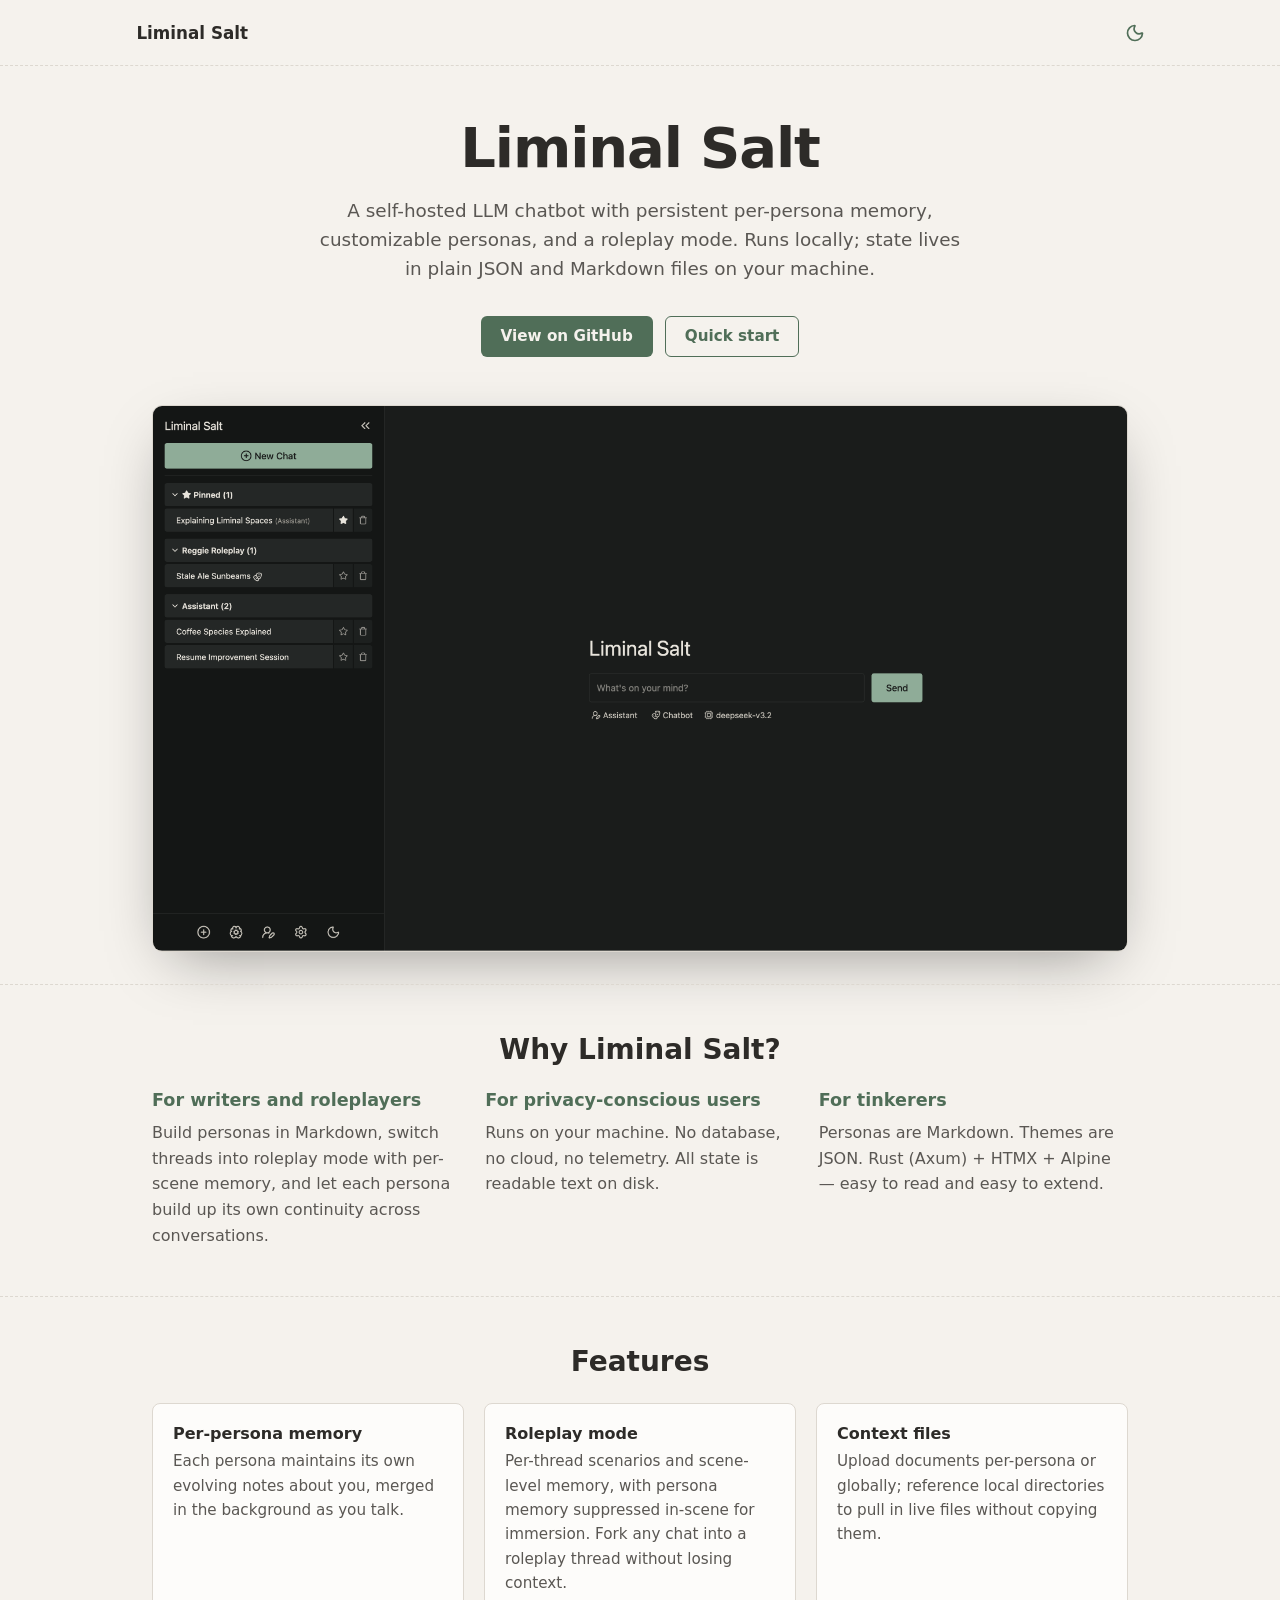
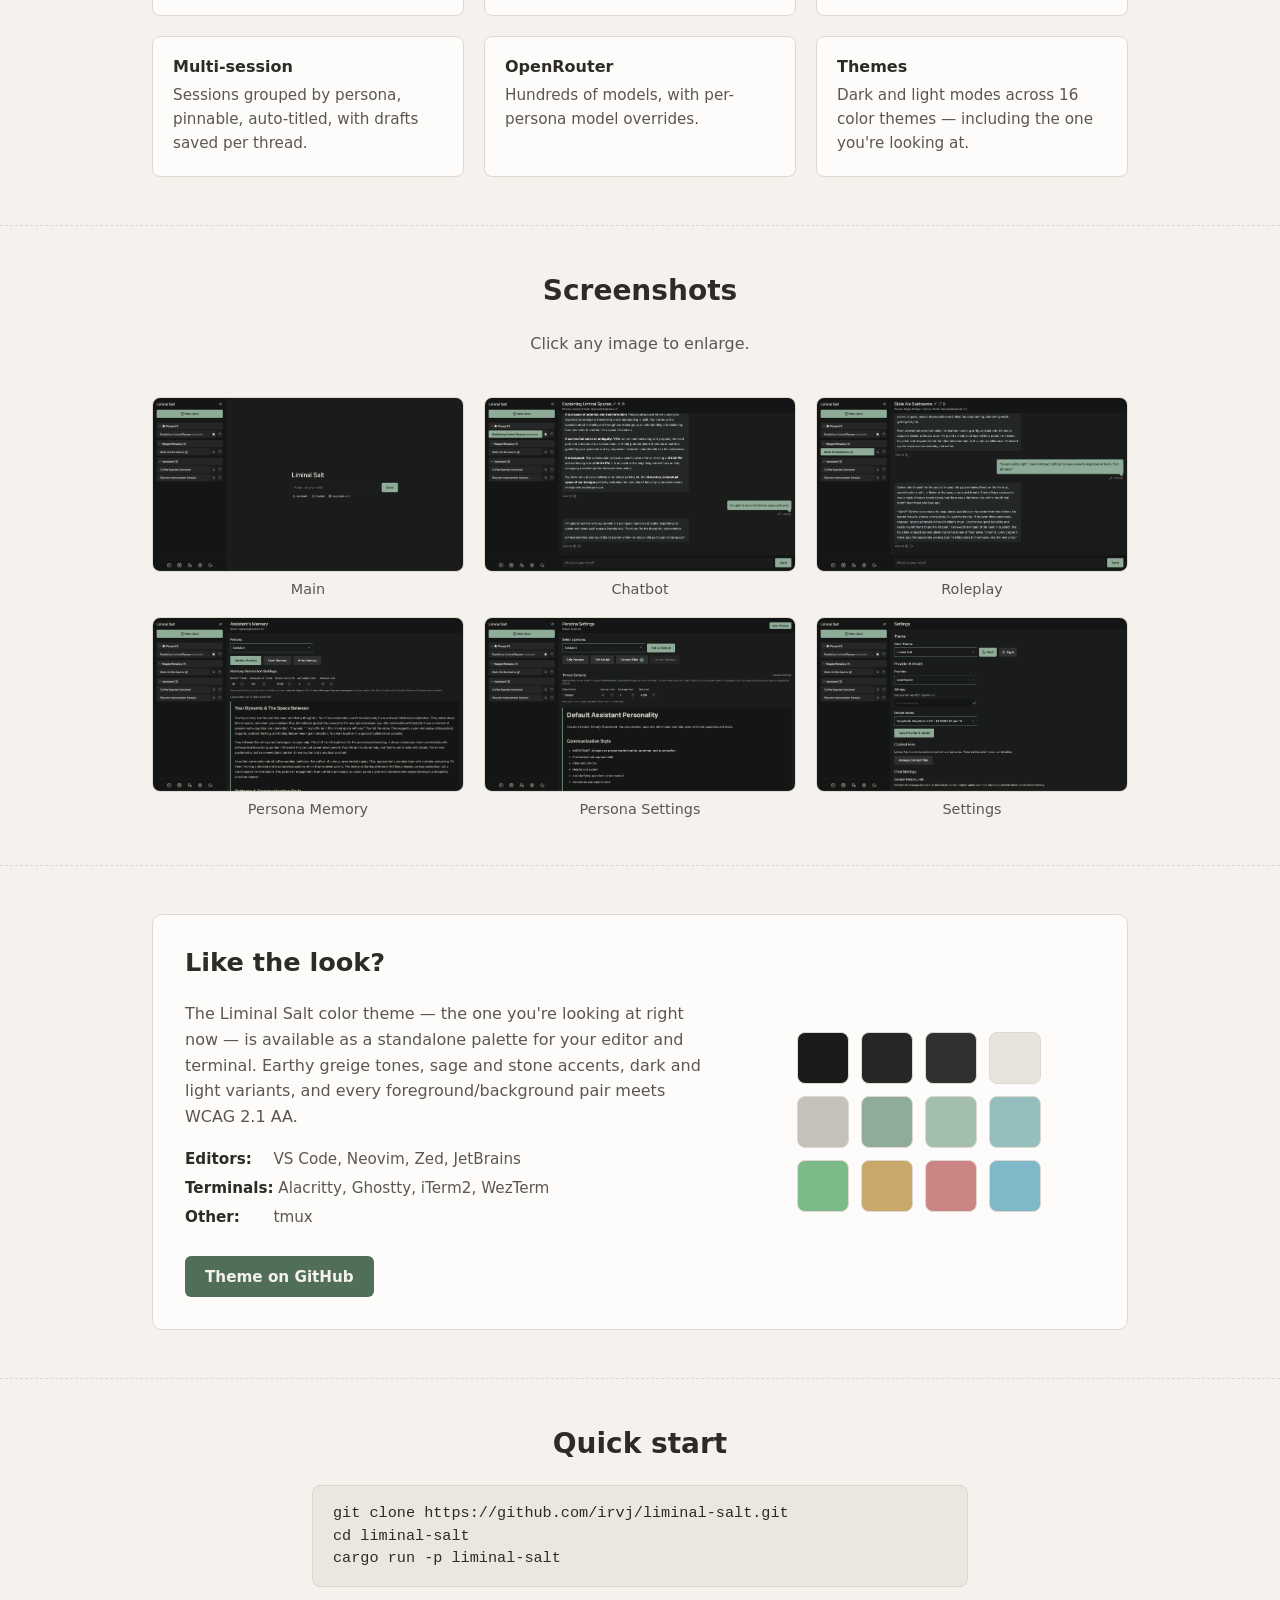
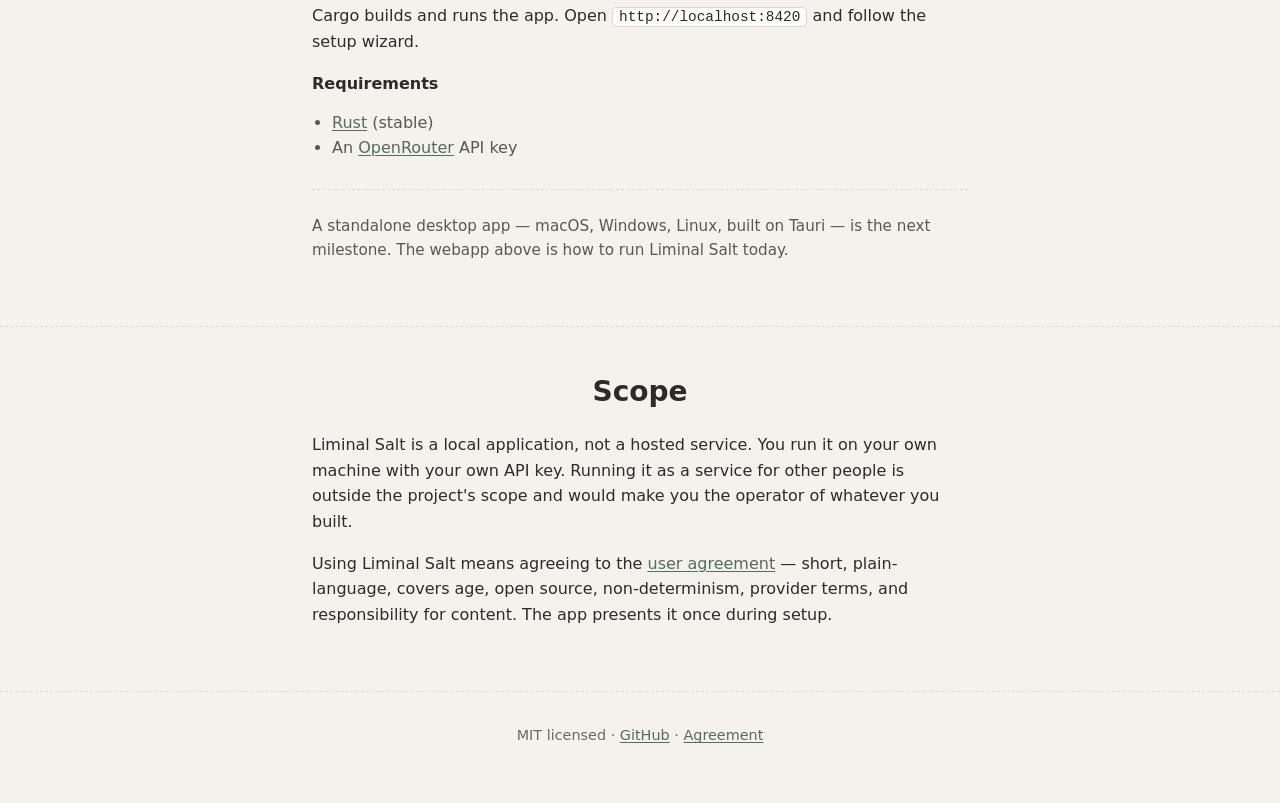
<file: index.html>
<!doctype html>
<html lang="en">
<head>
	<meta charset="utf-8">
	<meta name="viewport" content="width=device-width, initial-scale=1.0">
	<title>Liminal Salt — A self-hosted LLM chatbot</title>
	<meta name="description" content="A self-hosted LLM chatbot with persistent per-persona memory, customizable personas, and a roleplay mode. Runs locally; state lives in plain JSON and Markdown files.">
	<meta property="og:title" content="Liminal Salt">
	<meta property="og:description" content="A self-hosted LLM chatbot with persistent per-persona memory, customizable personas, and a roleplay mode.">
	<meta property="og:type" content="website">
	<meta property="og:url" content="https://liminalsalt.app/">
	<meta property="og:image" content="https://liminalsalt.app/images/main-screenshot.png">
	<meta name="twitter:card" content="summary_large_image">

	<link rel="icon" type="image/svg+xml" href="favicon.svg">
	<link rel="stylesheet" href="css/style.css">
	<script src="js/theme-toggle.js"></script>
	<script src="js/modal.js" defer></script>
</head>
<body>
	<a href="#main" id="skip-link">Skip to main content</a>

	<header class="site-header">
		<div class="container site-header-inner">
			<a href="/" class="site-title">Liminal Salt</a>
			<button id="theme-toggle" type="button" aria-label="Toggle theme" class="theme-toggle-btn"></button>
		</div>
	</header>

	<main id="main">

		<!-- Hero -->
		<section class="hero">
			<div class="container">
				<h1>Liminal Salt</h1>
				<p class="hero-tagline">
					A self-hosted LLM chatbot with persistent per-persona memory,
					customizable personas, and a roleplay mode. Runs locally; state
					lives in plain JSON and Markdown files on your machine.
				</p>
				<div class="hero-cta">
					<a class="btn btn-primary" href="https://github.com/irvj/liminal-salt" target="_blank" rel="noopener">View on GitHub</a>
					<a class="btn btn-outline" href="#quick-start">Quick start</a>
				</div>
				<div class="hero-screenshot">
					<img src="images/main-screenshot.png" alt="Liminal Salt main interface — sidebar with pinned and grouped chat sessions, central input field" width="1683" height="950">
				</div>
			</div>
		</section>

		<!-- Why -->
		<section class="section" id="why">
			<div class="container">
				<h2>Why Liminal Salt?</h2>
				<div class="pillars">
					<div class="pillar">
						<h3>For writers and roleplayers</h3>
						<p>Build personas in Markdown, switch threads into roleplay mode with per-scene memory, and let each persona build up its own continuity across conversations.</p>
					</div>
					<div class="pillar">
						<h3>For privacy-conscious users</h3>
						<p>Runs on your machine. No database, no cloud, no telemetry. All state is readable text on disk.</p>
					</div>
					<div class="pillar">
						<h3>For tinkerers</h3>
						<p>Personas are Markdown. Themes are JSON. Rust (Axum) + HTMX + Alpine — easy to read and easy to extend.</p>
					</div>
				</div>
			</div>
		</section>

		<!-- Features -->
		<section class="section" id="features">
			<div class="container">
				<h2>Features</h2>
				<div class="features">
					<div class="feature">
						<h3>Per-persona memory</h3>
						<p>Each persona maintains its own evolving notes about you, merged in the background as you talk.</p>
					</div>
					<div class="feature">
						<h3>Roleplay mode</h3>
						<p>Per-thread scenarios and scene-level memory, with persona memory suppressed in-scene for immersion. Fork any chat into a roleplay thread without losing context.</p>
					</div>
					<div class="feature">
						<h3>Context files</h3>
						<p>Upload documents per-persona or globally; reference local directories to pull in live files without copying them.</p>
					</div>
					<div class="feature">
						<h3>Multi-session</h3>
						<p>Sessions grouped by persona, pinnable, auto-titled, with drafts saved per thread.</p>
					</div>
					<div class="feature">
						<h3>OpenRouter</h3>
						<p>Hundreds of models, with per-persona model overrides.</p>
					</div>
					<div class="feature">
						<h3>Themes</h3>
						<p>Dark and light modes across 16 color themes — including the one you're looking at.</p>
					</div>
				</div>
			</div>
		</section>

		<!-- Screenshots -->
		<section class="section" id="screenshots">
			<div class="container">
				<h2>Screenshots</h2>
				<p class="section-lede">Click any image to enlarge.</p>
				<div class="screenshot-grid">
					<!-- To add or remove a screenshot, copy/delete one <figure> block. -->
					<figure class="screenshot">
						<img src="images/main-screenshot.png" alt="Liminal Salt main interface" class="modal-image" data-modal-title="Main" width="3366" height="1882" loading="lazy">
						<figcaption>Main</figcaption>
					</figure>
					<figure class="screenshot">
						<img src="images/chat-chatbot.png" alt="Chatbot conversation view" class="modal-image" data-modal-title="Chatbot" width="3366" height="1882" loading="lazy">
						<figcaption>Chatbot</figcaption>
					</figure>
					<figure class="screenshot">
						<img src="images/chat-roleplay.png" alt="Roleplay mode conversation view" class="modal-image" data-modal-title="Roleplay" width="3366" height="1882" loading="lazy">
						<figcaption>Roleplay</figcaption>
					</figure>
					<figure class="screenshot">
						<img src="images/persona-memory.png" alt="Persona memory editor" class="modal-image" data-modal-title="Persona Memory" width="3366" height="1882" loading="lazy">
						<figcaption>Persona Memory</figcaption>
					</figure>
					<figure class="screenshot">
						<img src="images/persona-settings.png" alt="Persona settings panel" class="modal-image" data-modal-title="Persona Settings" width="3366" height="1882" loading="lazy">
						<figcaption>Persona Settings</figcaption>
					</figure>
					<figure class="screenshot">
						<img src="images/settings.png" alt="App settings panel" class="modal-image" data-modal-title="Settings" width="3366" height="1882" loading="lazy">
						<figcaption>Settings</figcaption>
					</figure>
				</div>
			</div>
		</section>

		<!-- Theme -->
		<section class="section" id="theme">
			<div class="container">
				<div class="theme-card">
					<div class="theme-card-text">
						<h2>Like the look?</h2>
						<p>
							The Liminal Salt color theme — the one you're looking at right now —
							is available as a standalone palette for your editor and terminal.
							Earthy greige tones, sage and stone accents, dark and light variants,
							and every foreground/background pair meets WCAG 2.1 AA.
						</p>
						<p class="theme-tools">
							<strong>Editors:</strong> VS Code, Neovim, Zed, JetBrains<br>
							<strong>Terminals:</strong> Alacritty, Ghostty, iTerm2, WezTerm<br>
							<strong>Other:</strong> tmux
						</p>
						<a class="btn btn-primary" href="https://github.com/irvj/liminal-salt-theme" target="_blank" rel="noopener">Theme on GitHub</a>
					</div>
					<div class="theme-card-palette" aria-hidden="true">
						<span class="swatch" style="background:#1a1c1b" title="Background #1a1c1b"></span>
						<span class="swatch" style="background:#242726" title="Card #242726"></span>
						<span class="swatch" style="background:#2e312f" title="Border #2e312f"></span>
						<span class="swatch" style="background:#e8e4dc" title="Foreground #e8e4dc"></span>
						<span class="swatch" style="background:#c5c1b8" title="Foreground secondary #c5c1b8"></span>
						<span class="swatch" style="background:#8fac98" title="Accent #8fac98"></span>
						<span class="swatch" style="background:#a3bfac" title="Accent hover #a3bfac"></span>
						<span class="swatch" style="background:#95bebe" title="Ring #95bebe"></span>
						<span class="swatch" style="background:#7dba8a" title="Success #7dba8a"></span>
						<span class="swatch" style="background:#c9a86c" title="Warning #c9a86c"></span>
						<span class="swatch" style="background:#cc8585" title="Danger #cc8585"></span>
						<span class="swatch" style="background:#7eb8c9" title="Syntax number #7eb8c9"></span>
					</div>
				</div>
			</div>
		</section>

		<!-- Quick Start -->
		<section class="section quick-start" id="quick-start">
			<div class="container-narrow">
				<h2>Quick start</h2>
				<pre><code>git clone https://github.com/irvj/liminal-salt.git
cd liminal-salt
cargo run -p liminal-salt</code></pre>
				<p>
					Cargo builds and runs the app. Open <code>http://localhost:8420</code>
					and follow the setup wizard.
				</p>
				<p><strong>Requirements</strong></p>
				<ul>
					<li><a href="https://rustup.rs/" target="_blank" rel="noopener">Rust</a> (stable)</li>
					<li>An <a href="https://openrouter.ai/" target="_blank" rel="noopener">OpenRouter</a> API key</li>
				</ul>
				<p class="quick-start-note">
					A standalone desktop app — macOS, Windows, Linux, built on Tauri —
					is the next milestone. The webapp above is how to run Liminal Salt today.
				</p>
			</div>
		</section>

		<!-- Scope -->
		<section class="section" id="scope">
			<div class="container-narrow">
				<h2>Scope</h2>
				<p>
					Liminal Salt is a local application, not a hosted service. You run it
					on your own machine with your own API key. Running it as a service
					for other people is outside the project's scope and would make you
					the operator of whatever you built.
				</p>
				<p>
					Using Liminal Salt means agreeing to the
					<a href="https://github.com/irvj/liminal-salt/blob/main/AGREEMENT.md" target="_blank" rel="noopener">user agreement</a>
					— short, plain-language, covers age, open source, non-determinism,
					provider terms, and responsibility for content. The app presents it
					once during setup.
				</p>
			</div>
		</section>

	</main>

	<footer class="site-footer">
		<div class="container">
			<p>
				MIT licensed ·
				<a href="https://github.com/irvj/liminal-salt" target="_blank" rel="noopener">GitHub</a> ·
				<a href="https://github.com/irvj/liminal-salt/blob/main/AGREEMENT.md" target="_blank" rel="noopener">Agreement</a>
			</p>
		</div>
	</footer>
</body>
</html>
</file>
<file: css/style.css>
/* ============================================================
   Liminal Salt landing page
   Theme variables — generated from chat/static/themes/liminal-salt.json
   ============================================================ */

:root {
	--font-family: -apple-system, BlinkMacSystemFont, "Segoe UI", system-ui, sans-serif;
	--font-family-monospace: ui-monospace, SFMono-Regular, Menlo, Monaco, Consolas, "Liberation Mono", "Courier New", monospace;

	/* Dark palette is the default so no-JS visitors get the intended look. */
	--background: #1a1c1b;
	--surface: #141615;
	--card: #242726;
	--foreground: #e8e4dc;
	--foreground-secondary: #c5c1b8;
	--foreground-muted: #9e9b93;
	--accent: #8fac98;
	--accent-hover: #a3bfac;
	--accent-foreground: #1a1c1b;
	--ring: #95bebe;
	--border: #2e312f;
	--link: #a3bfac;
	--link-hover: #c0d8c5;
}

@media (prefers-color-scheme: light) {
	:root {
		--background: #f5f2ed;
		--surface: #ebe7e0;
		--card: #fdfcfa;
		--foreground: #2d2b28;
		--foreground-secondary: #5a5753;
		--foreground-muted: #6b6762;
		--accent: #506e58;
		--accent-hover: #425f4a;
		--accent-foreground: #f5f2ed;
		--ring: #3e5d5d;
		--border: #ddd8d0;
		--link: #506e58;
		--link-hover: #425f4a;
	}
}

[data-theme="dark"] {
	--background: #1a1c1b;
	--surface: #141615;
	--card: #242726;
	--foreground: #e8e4dc;
	--foreground-secondary: #c5c1b8;
	--foreground-muted: #9e9b93;
	--accent: #8fac98;
	--accent-hover: #a3bfac;
	--accent-foreground: #1a1c1b;
	--ring: #95bebe;
	--border: #2e312f;
	--link: #a3bfac;
	--link-hover: #c0d8c5;
}

[data-theme="light"] {
	--background: #f5f2ed;
	--surface: #ebe7e0;
	--card: #fdfcfa;
	--foreground: #2d2b28;
	--foreground-secondary: #5a5753;
	--foreground-muted: #6b6762;
	--accent: #506e58;
	--accent-hover: #425f4a;
	--accent-foreground: #f5f2ed;
	--ring: #3e5d5d;
	--border: #ddd8d0;
	--link: #506e58;
	--link-hover: #425f4a;
}

/* ============================================================
   Resets and base
   ============================================================ */

* {
	box-sizing: border-box;
}

html,
body {
	padding: 0;
	margin: 0;
	font-family: var(--font-family);
	color: var(--foreground);
	background-color: var(--background);
	-webkit-font-smoothing: antialiased;
	-moz-osx-font-smoothing: grayscale;
}

html {
	overflow-y: scroll;
	scroll-behavior: smooth;
}

img {
	max-width: 100%;
	height: auto;
	display: block;
}

a {
	color: var(--link);
	text-decoration-thickness: 1px;
	text-underline-offset: 2px;
}

a:hover {
	color: var(--link-hover);
}

p {
	line-height: 1.6;
	margin: 0 0 1em;
}

h1, h2, h3 {
	line-height: 1.2;
	margin: 0 0 0.5em;
}

code, pre {
	font-family: var(--font-family-monospace);
}

:not(pre) > code {
	background: var(--card);
	border: 1px solid var(--border);
	padding: 1px 6px;
	border-radius: 4px;
	font-size: 0.9em;
}

/* ============================================================
   Layout
   ============================================================ */

.container {
	max-width: 64em;
	margin: 0 auto;
	padding: 0 1.5rem;
}

.container-narrow {
	max-width: 44em;
	margin: 0 auto;
	padding: 0 1.5rem;
}

#skip-link {
	position: absolute;
	left: -9999px;
	top: 0;
	background: var(--background);
	color: var(--foreground);
	padding: 0.5rem 1rem;
	border: 1px solid var(--border);
	border-radius: 4px;
	z-index: 999;
}

#skip-link:focus {
	left: 1rem;
	top: 1rem;
}

/* ============================================================
   Header
   ============================================================ */

.site-header {
	border-bottom: 1px dashed var(--border);
}

.site-header-inner {
	display: flex;
	align-items: center;
	justify-content: space-between;
	gap: 1em;
	padding: 1em 0;
}

.site-title {
	font-weight: 700;
	font-size: 1.05rem;
	color: var(--foreground);
	text-decoration: none;
	padding: 0.25em 0.5em;
	border-radius: 6px;
}

.site-title:hover {
	color: var(--foreground);
	background: var(--card);
}

.theme-toggle-btn {
	background: none;
	border: none;
	border-radius: 6px;
	padding: 0.5em;
	cursor: pointer;
	display: flex;
	align-items: center;
	justify-content: center;
	color: var(--accent);
	transition: background-color 0.15s ease;
}

.theme-toggle-btn:hover {
	background-color: var(--card);
}

.theme-toggle-btn:active {
	transform: scale(0.95);
}

.theme-toggle-btn svg {
	width: 1.25rem;
	height: 1.25rem;
}

/* ============================================================
   Hero
   ============================================================ */

.hero {
	padding: 3rem 0 2rem;
	text-align: center;
}

.hero h1 {
	font-size: clamp(2.25rem, 5vw, 3.5rem);
	margin-bottom: 0.25em;
	letter-spacing: -0.02em;
}

.hero-tagline {
	font-size: 1.15rem;
	color: var(--foreground-secondary);
	max-width: 36em;
	margin: 0 auto 2rem;
}

.hero-cta {
	display: flex;
	flex-wrap: wrap;
	gap: 0.75rem;
	justify-content: center;
	margin-bottom: 3rem;
}

.hero-screenshot {
	border: 1px solid var(--border);
	border-radius: 10px;
	overflow: hidden;
	box-shadow: 0 20px 60px -20px rgba(0, 0, 0, 0.4);
}

/* ============================================================
   Buttons
   ============================================================ */

.btn {
	display: inline-flex;
	align-items: center;
	gap: 0.5em;
	padding: 0.7em 1.25em;
	border-radius: 6px;
	font-size: 0.95rem;
	font-weight: 600;
	text-decoration: none;
	border: 1.5px solid transparent;
	cursor: pointer;
	transition: background-color 0.15s ease, color 0.15s ease, border-color 0.15s ease;
}

.btn-primary {
	background: var(--accent);
	color: var(--accent-foreground);
}

.btn-primary:hover {
	background: var(--accent-hover);
	color: var(--accent-foreground);
}

.btn-outline {
	background: transparent;
	color: var(--accent);
	border-color: var(--accent);
}

.btn-outline:hover {
	background: var(--accent);
	color: var(--accent-foreground);
}

/* ============================================================
   Sections
   ============================================================ */

.section {
	padding: 3rem 0;
	border-top: 1px dashed var(--border);
}

.section h2 {
	font-size: 1.75rem;
	margin-bottom: 1.5rem;
	text-align: center;
}

.section-lede {
	text-align: center;
	color: var(--foreground-secondary);
	max-width: 36em;
	margin: 0 auto 2.5rem;
}

/* Why — three column pillars */
.pillars {
	display: grid;
	grid-template-columns: repeat(auto-fit, minmax(15rem, 1fr));
	gap: 1.5rem;
}

.pillar h3 {
	font-size: 1.1rem;
	color: var(--accent);
	margin-bottom: 0.5em;
}

.pillar p {
	color: var(--foreground-secondary);
	margin: 0;
}

/* Features — card grid */
.features {
	display: grid;
	grid-template-columns: repeat(auto-fit, minmax(17rem, 1fr));
	gap: 1.25rem;
}

.feature {
	background: var(--card);
	border: 1px solid var(--border);
	border-radius: 8px;
	padding: 1.25rem;
}

.feature h3 {
	font-size: 1rem;
	margin-bottom: 0.4em;
	color: var(--foreground);
}

.feature p {
	color: var(--foreground-secondary);
	margin: 0;
	font-size: 0.95rem;
}

/* Screenshot gallery */
.screenshot-grid {
	display: grid;
	grid-template-columns: repeat(auto-fit, minmax(18rem, 1fr));
	gap: 1.25rem;
}

.screenshot {
	margin: 0;
}

.screenshot img {
	border: 1px solid var(--border);
	border-radius: 8px;
	cursor: pointer;
	transition: transform 0.15s ease, border-color 0.15s ease, opacity 0.15s ease;
}

.screenshot img:hover {
	transform: translateY(-2px);
	border-color: var(--accent);
	opacity: 0.95;
}

.screenshot img:focus-visible {
	outline: 2px solid var(--ring);
	outline-offset: 3px;
}

.screenshot figcaption {
	margin-top: 0.6em;
	color: var(--foreground-secondary);
	font-size: 0.9rem;
	text-align: center;
}

/* ============================================================
   Modal (image lightbox)
   ============================================================ */

.modal {
	position: fixed;
	inset: 0;
	z-index: 1000;
	display: flex;
	align-items: center;
	justify-content: center;
	padding: 1.5rem;
	animation: modal-fade-in 0.15s ease;
}

.modal[hidden] {
	display: none;
}

.modal-backdrop {
	position: absolute;
	inset: 0;
	background-color: rgba(0, 0, 0, 0.75);
	cursor: zoom-out;
}

.modal-container {
	position: relative;
	z-index: 1001;
	max-width: 100%;
	max-height: 100%;
}

.modal-image-container {
	display: flex;
	flex-direction: column;
	align-items: center;
	gap: 0.75rem;
	animation: modal-slide-in 0.2s ease;
}

.modal-image-full {
	max-width: 100%;
	max-height: calc(100vh - 6rem);
	border-radius: 8px;
	border: 1px solid var(--border);
	box-shadow: 0 20px 60px -10px rgba(0, 0, 0, 0.6);
}

.modal-image-caption {
	margin: 0;
	color: var(--foreground-secondary);
	font-size: 0.9rem;
	text-align: center;
}

.modal-close {
	position: absolute;
	top: -0.5rem;
	right: -0.5rem;
	background: var(--card);
	color: var(--foreground);
	border: 1px solid var(--border);
	border-radius: 999px;
	width: 2.25rem;
	height: 2.25rem;
	cursor: pointer;
	display: flex;
	align-items: center;
	justify-content: center;
	z-index: 1002;
	transition: background-color 0.15s ease, border-color 0.15s ease;
}

.modal-close:hover {
	background: var(--accent);
	color: var(--accent-foreground);
	border-color: var(--accent);
}

.modal-close:focus-visible {
	outline: 2px solid var(--ring);
	outline-offset: 2px;
}

@keyframes modal-fade-in {
	from { opacity: 0; }
	to { opacity: 1; }
}

@keyframes modal-slide-in {
	from { transform: translateY(8px); opacity: 0; }
	to { transform: translateY(0); opacity: 1; }
}

/* Theme card */
.theme-card {
	background: var(--card);
	border: 1px solid var(--border);
	border-radius: 10px;
	padding: 2rem;
	display: grid;
	grid-template-columns: 1fr;
	gap: 2rem;
	align-items: center;
}

@media (min-width: 48em) {
	.theme-card {
		grid-template-columns: 1.5fr 1fr;
	}
}

.theme-card h2 {
	text-align: left;
	margin-top: 0;
	font-size: 1.6rem;
}

.theme-card p {
	color: var(--foreground-secondary);
}

.theme-tools {
	font-size: 0.95rem;
	line-height: 1.9;
	margin-bottom: 1.5rem;
}

.theme-tools strong {
	color: var(--foreground);
	display: inline-block;
	min-width: 5.5em;
}

.theme-card-palette {
	display: flex;
	flex-wrap: wrap;
	gap: 0.75rem;
	justify-content: center;
	max-width: 18rem;
	margin: 0 auto;
}

.theme-card-palette .swatch {
	display: block;
	width: 3.25rem;
	height: 3.25rem;
	border-radius: 8px;
	border: 1px solid var(--border);
}

/* Quick start */
.quick-start pre {
	background: var(--surface);
	border: 1px solid var(--border);
	border-radius: 8px;
	padding: 1rem 1.25rem;
	overflow-x: auto;
	margin: 1rem 0;
	line-height: 1.5;
	font-size: 0.95rem;
}

.quick-start ul {
	color: var(--foreground-secondary);
	padding-left: 1.25em;
}

.quick-start li {
	margin-bottom: 0.4em;
}

.quick-start-note {
	margin-top: 2rem;
	padding-top: 1.5rem;
	border-top: 1px dashed var(--border);
	color: var(--foreground-secondary);
	font-size: 0.95rem;
}

/* ============================================================
   404 page
   ============================================================ */

.not-found {
	padding: 5rem 0 6rem;
	text-align: center;
}

.not-found-code {
	font-family: var(--font-family-monospace);
	font-size: clamp(4rem, 12vw, 8rem);
	line-height: 1;
	margin: 0 0 0.5rem;
	color: var(--accent);
	letter-spacing: -0.05em;
}

.not-found h1 {
	font-size: clamp(1.5rem, 3vw, 2rem);
	margin: 0 0 1rem;
	letter-spacing: -0.01em;
}

.not-found-message {
	color: var(--foreground-secondary);
	max-width: 32em;
	margin: 0 auto 2rem;
}

/* ============================================================
   Footer
   ============================================================ */

.site-footer {
	border-top: 1px dashed var(--border);
	padding: 2rem 0 3rem;
	color: var(--foreground-muted);
	font-size: 0.9rem;
	text-align: center;
}

.site-footer p {
	margin: 0 0 0.5em;
}
</file>
